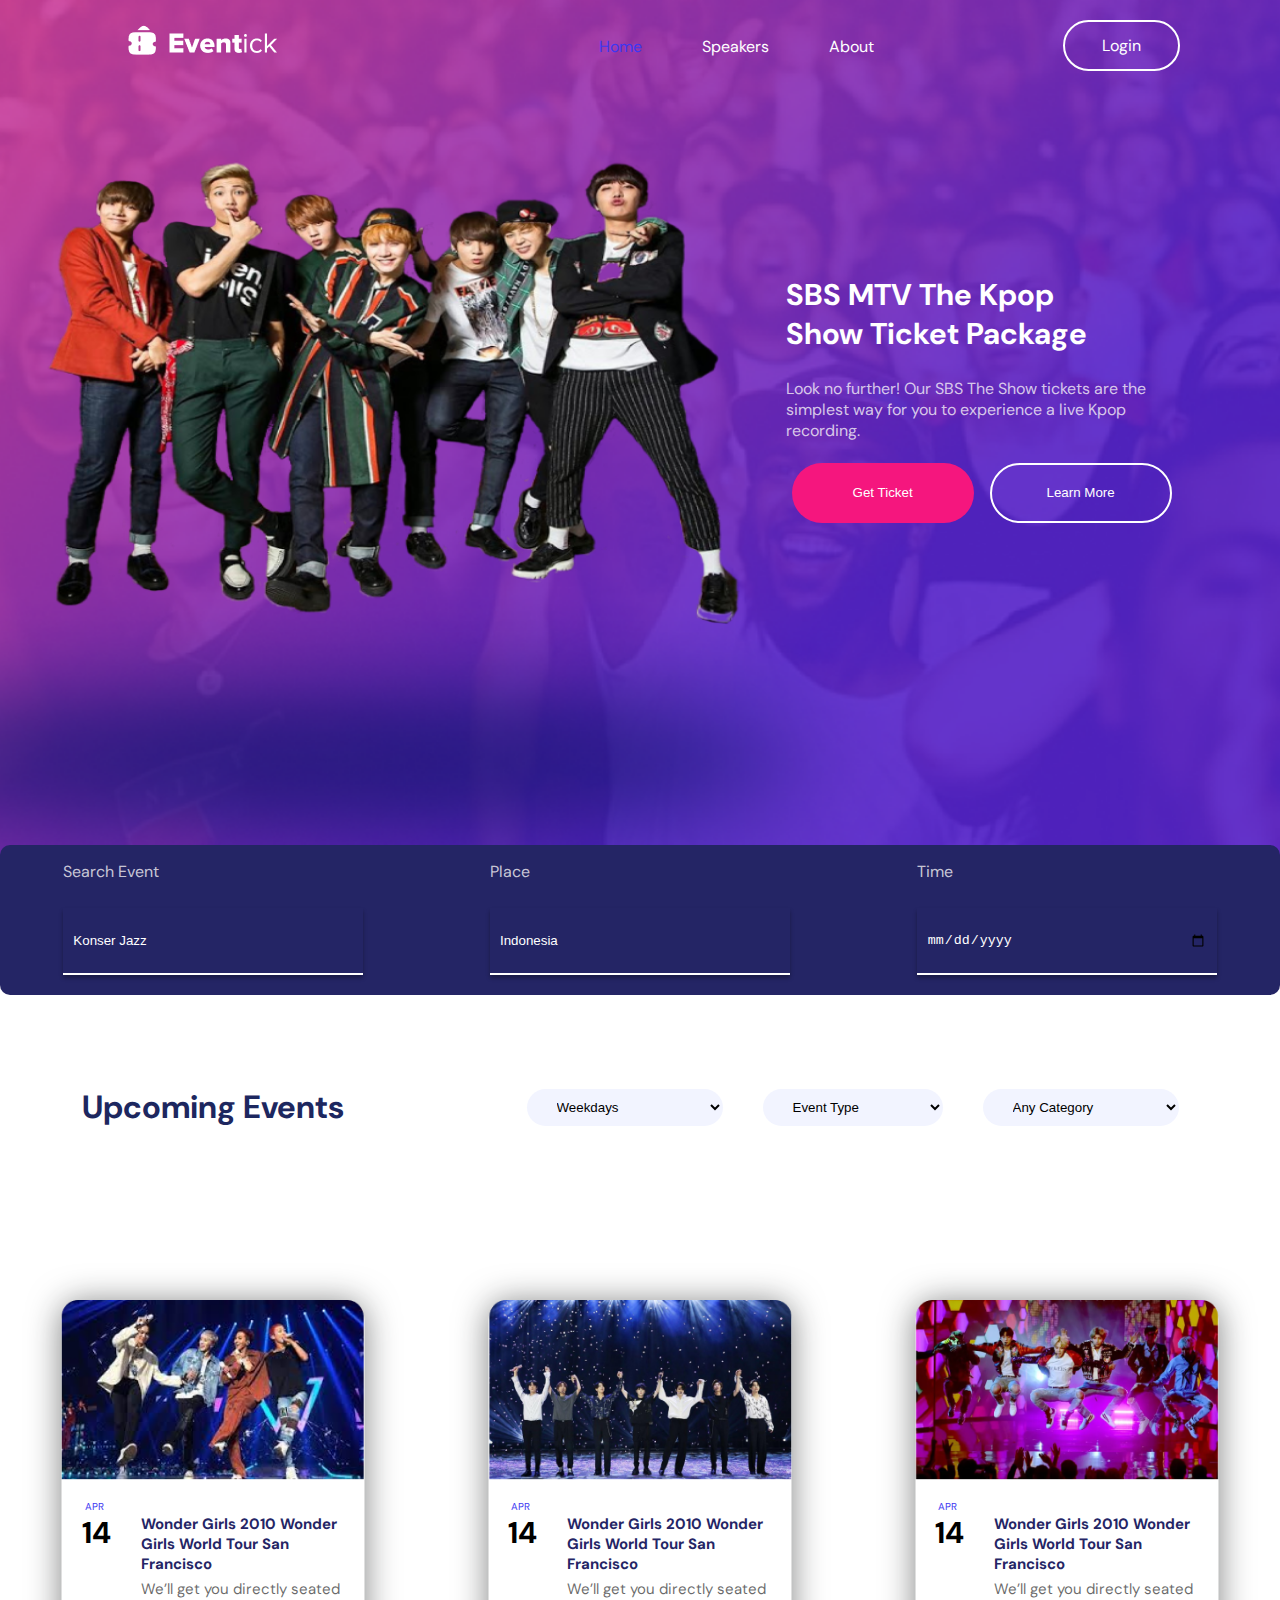
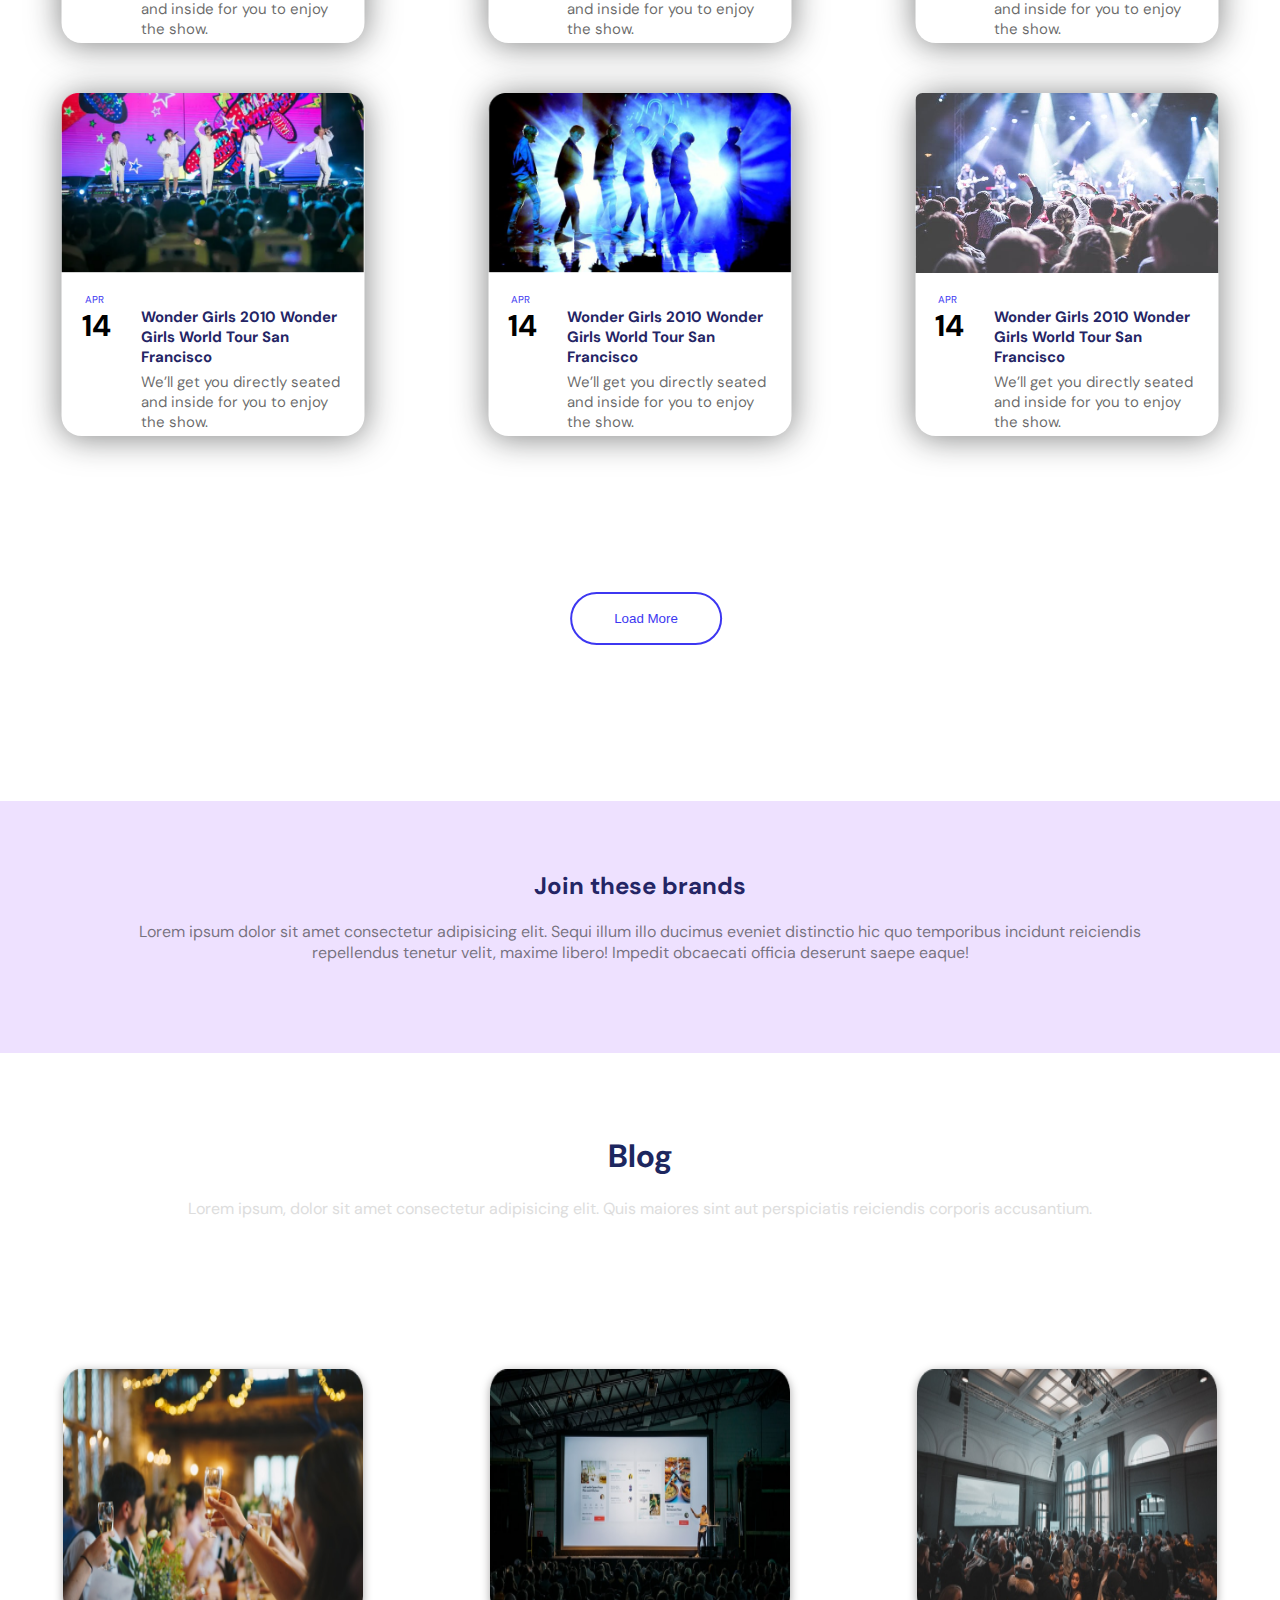
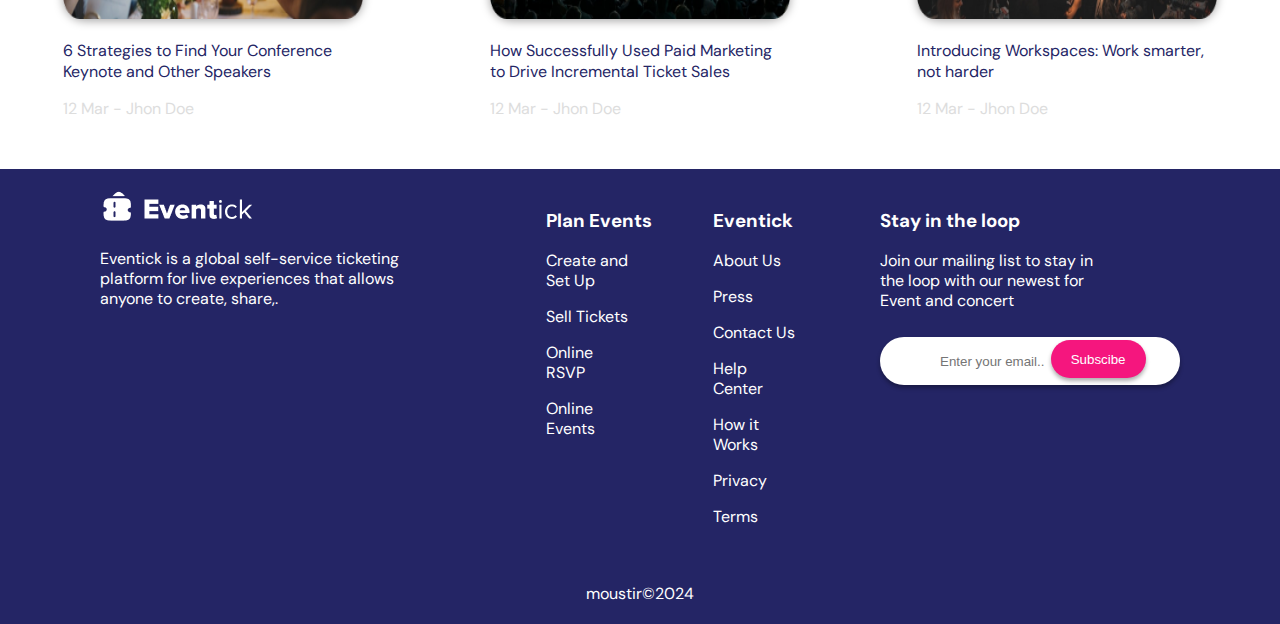
<file: index.html>
<!DOCTYPE html>
<html lang="en">

<head>
    <meta charset="UTF-8">
    <meta name="viewport" content="width=device-width, initial-scale=1.0">
    <link rel="stylesheet" href="./style/style.css">
    <link rel="stylesheet" href="./style/media.css">
    <!-- link fonts -->
    <link rel="stylesheet" href="https://cdnjs.cloudflare.com/ajax/libs/font-awesome/6.6.0/css/all.min.css">
  

    <title>Home</title>
</head>

<body style="font-family: moustir;" >
    <header id="continer">
        <nav>
            <div class="continer-head">
                <a href="index.html" class="logo">
                    <img src="img/logo.png" alt="">
                </a>
                <div class="contine-ul">
                    <ul>
                        <li ><a href="index.html" class="active">Home</a></li>
                        <li><a href="Speakers.html">Speakers</a></li>
                        <li><a href="About.html">About</a></li>
                        <i class="fa-brands fa-x-twitter icon-close" onclick="CloseMun()"></i>
                    </ul>
                </div>
                <div class="login">
                    <a href="login.html">Login</a>
                </div>
            </div>
        <i class="fa-solid fa-bars icon-open" onclick="OpenMun()"></i>

        </nav>

        <div class="contine-home">
            <div class="imag-pra">
                <img src="./img/pngguru 2.png" alt="">
            </div>
            <div class="text-btn">
                <h2>SBS MTV The Kpop<br> Show Ticket Package</h2>
                <p>Look no further! Our SBS The Show tickets are the simplest way for you to experience a live Kpop
                    recording.</p>
                <div class="btn">
                    <button>Get Ticket</button>
                    <button>Learn More</button>
                </div>
            </div>
        </div>

    </header>
    <section>
        <div class="smoall-card">
            <div>
                <p>Search Event</p>
                <input type="search" name="" id="" placeholder="Konser Jazz">

            </div>
            <div>
                <p>Place</p>
                <input type="text" placeholder="Indonesia">

            </div>
            <div>
                <p>Time</p>
                <input type="date" placeholder="Any date">

            </div>
        </div>
    </section>

    <section>

        <div class="cards">
            <div class="title-cards">
                <h1>Upcoming Events</h1>
            </div>
            <div class="Category">
                <select id="slect">
                    <option>Weekdays</option>
                    <option>Deployed Mouse</option>
                    <option>Deployed Keyboards</option>
                    <option>Deployed Monitors</option>
                    <option>Deployed Laptops</option>
                </select>
                <select id="slect">
                    <option>Event Type </option>
                    <option>Deployed Mouse</option>
                    <option>Deployed Laptops</option>
                </select>
                <select id="slect">
                    <option>Any Category</option>
                    <option>Deployed Mouse</option>
                    <option>Deployed Keyboards</option>
                    <option>Deployed Monitors</option>

                </select>
            </div>

        </div>
        <section>
                   <div class="cards-img">
            <div class="continer-items">

                <img src="./img/Rectangle 12 (1).png" alt="">

                <div class="item1">

                    <div class="apr">
                        <p> APR</p>
                        <h1>14</h1>
                    </div>
                    <div class="item1-text">
                        <h4>Wonder Girls 2010 Wonder Girls World Tour San Francisco</h5>
                            <p>We’ll get you directly seated and inside for you to enjoy the show.</p>

                    </div>
                </div>
            </div>




            <div class="continer-items">

                <img src="./img/Rectangle 12 (2).png" alt="">

                <div class="item1">

                    <div class="apr">
                        <p> APR</p>
                        <h1>14</h1>
                    </div>
                    <div class="item1-text">
                        <h4>Wonder Girls 2010 Wonder Girls World Tour San Francisco</h5>
                            <p>We’ll get you directly seated and inside for you to enjoy the show.</p>
                    </div>
                </div>
            </div>



            <div class="continer-items">

                <img src="./img/Rectangle 12 (3).png" alt="">

                <div class="item1">

                    <div class="apr">
                        <p> APR</p>
                        <h1>14</h1>
                    </div>
                    <div class="item1-text">
                        <h4>Wonder Girls 2010 Wonder Girls World Tour San Francisco</h5>
                            <p>We’ll get you directly seated and inside for you to enjoy the show.</p>
                    </div>
                </div>
            </div>

            <div class="continer-items">

                <img src="./img/Rectangle 12 (4).png" alt="">

                <div class="item1">

                    <div class="apr">
                        <p> APR</p>
                        <h1>14</h1>
                    </div>
                    <div class="item1-text">
                        <h4>Wonder Girls 2010 Wonder Girls World Tour San Francisco</h5>
                            <p>We’ll get you directly seated and inside for you to enjoy the show.</p>
                    </div>
                </div>
            </div>

            <div class="continer-items">

                <img src="./img/Rectangle 12.png" alt="">

                <div class="item1">

                    <div class="apr">
                        <p> APR</p>
                        <h1>14</h1>
                    </div>
                    <div class="item1-text">
                        <h4>Wonder Girls 2010 Wonder Girls World Tour San Francisco</h5>
                            <p>We’ll get you directly seated and inside for you to enjoy the show.</p>
                    </div>
                </div>
            </div>

            <div class="continer-items">

                <img src="./img/pexels.jpeg" alt="" width="300px">

                <div class="item1">

                    <div class="apr">
                        <p> APR</p>
                        <h1>14</h1>
                    </div>
                    <div class="item1-text">
                        <h4>Wonder Girls 2010 Wonder Girls World Tour San Francisco</h5>
                            <p>We’ll get you directly seated and inside for you to enjoy the show.</p>
                    </div>
                </div>
            </div>


        </div>


        </div>
        <button class="load-more"> Load More</button>
        <div>

    </section>

    <div class="brands">
        <h2>Join these brands</h2>
        <p>Lorem ipsum dolor sit amet consectetur adipisicing elit. Sequi illum illo ducimus eveniet distinctio hic quo
            temporibus incidunt reiciendis repellendus tenetur velit, maxime libero! Impedit obcaecati officia deserunt
            saepe eaque!</p>
    </div>
    <section>
        <div class="logo-you">

            <img src="./img/image 16.png" alt="">
            <img src="./img/image 5.png" alt="">
            <img src="./img/image 4.png" alt="" class="youtube">
            <img src="./img/image 14.png" alt="" class="youtube">
            <img src="./img/image 15.png" alt="" >

        </div>
    </section>
    <section>
        <div class="blog">
            <h1>Blog</h1>
            <p>Lorem ipsum, dolor sit amet consectetur adipisicing elit. Quis maiores sint aut perspiciatis reiciendis
                corporis accusantium.</p>
        </div>
        <div class="continer-bolg">
            <div class="blog-card">
                <img src="./img/Rectangle 14 (1).png" alt="">
                <div>
                    <p>6 Strategies to Find Your Conference Keynote and Other Speakers</p>
                <p>12 Mar - Jhon Doe</p>
                </div>
            </div>
            <div class="blog-card">
                <img src="./img/Rectangle 14 (2).png" alt="">
                <div>
                    <p>How Successfully Used Paid Marketing to Drive Incremental Ticket Sales</p>
                <p>12 Mar - Jhon Doe</p>
                </div>
            </div>
            <div class="blog-card">
                <img src="./img/Rectangle 14.png" alt="">
                <div>
                    <p>Introducing Workspaces: Work smarter, not harder</p>
                <p>12 Mar - Jhon Doe</p>
                </div>
            </div>
        </div>

    </section>
    <footer>
        <div class="continer-footer">
            <div>
                <img src="./img/logo.png" alt="">
                <p>Eventick is a global self-service ticketing platform for live experiences that allows anyone to
                    create, share,.</p>

            </div>
            <div class="plan">
                <h3>Plan Events</h3>
                <p>Create and Set Up</p>
                <p>Sell Tickets</p>
                <p> Online RSVP </p>
                <p> Online Events</p>
            </div>
            <div class="press">
                <h3> Eventick</h3>
                <p>About Us</p>
                <p>Press</p>
                <p>Contact Us</p>
                <p> Help Center</p>
                <p>How it Works</p>
                <p>Privacy</p>
                <p>Terms</p>

            </div>
            <div class="last-form">
                <h3>Stay in the loop</h3>
                <p>Join our mailing list to stay in the loop with our newest for Event and concert</p>
                <input type="search" placeholder="Enter your email.." class="search search1">
                <input type="submit" class="submit submit1" value="Subscibe">
            </div>
        </div>
    </footer>
    <div class="copy">

        moustir&copy;2024
    </div>
</body>
<!-- <script>

    let icone_open=document.querySelector(".icon-open");
let icone_close=document.querySelector(".icon-close");
let ul=document.querySelector("ul");


function CloseMun(){
    ul.style.display="none";
}
function OpenMun(){
    ul.style.display="block"

}

</script> -->
</html>
</file>
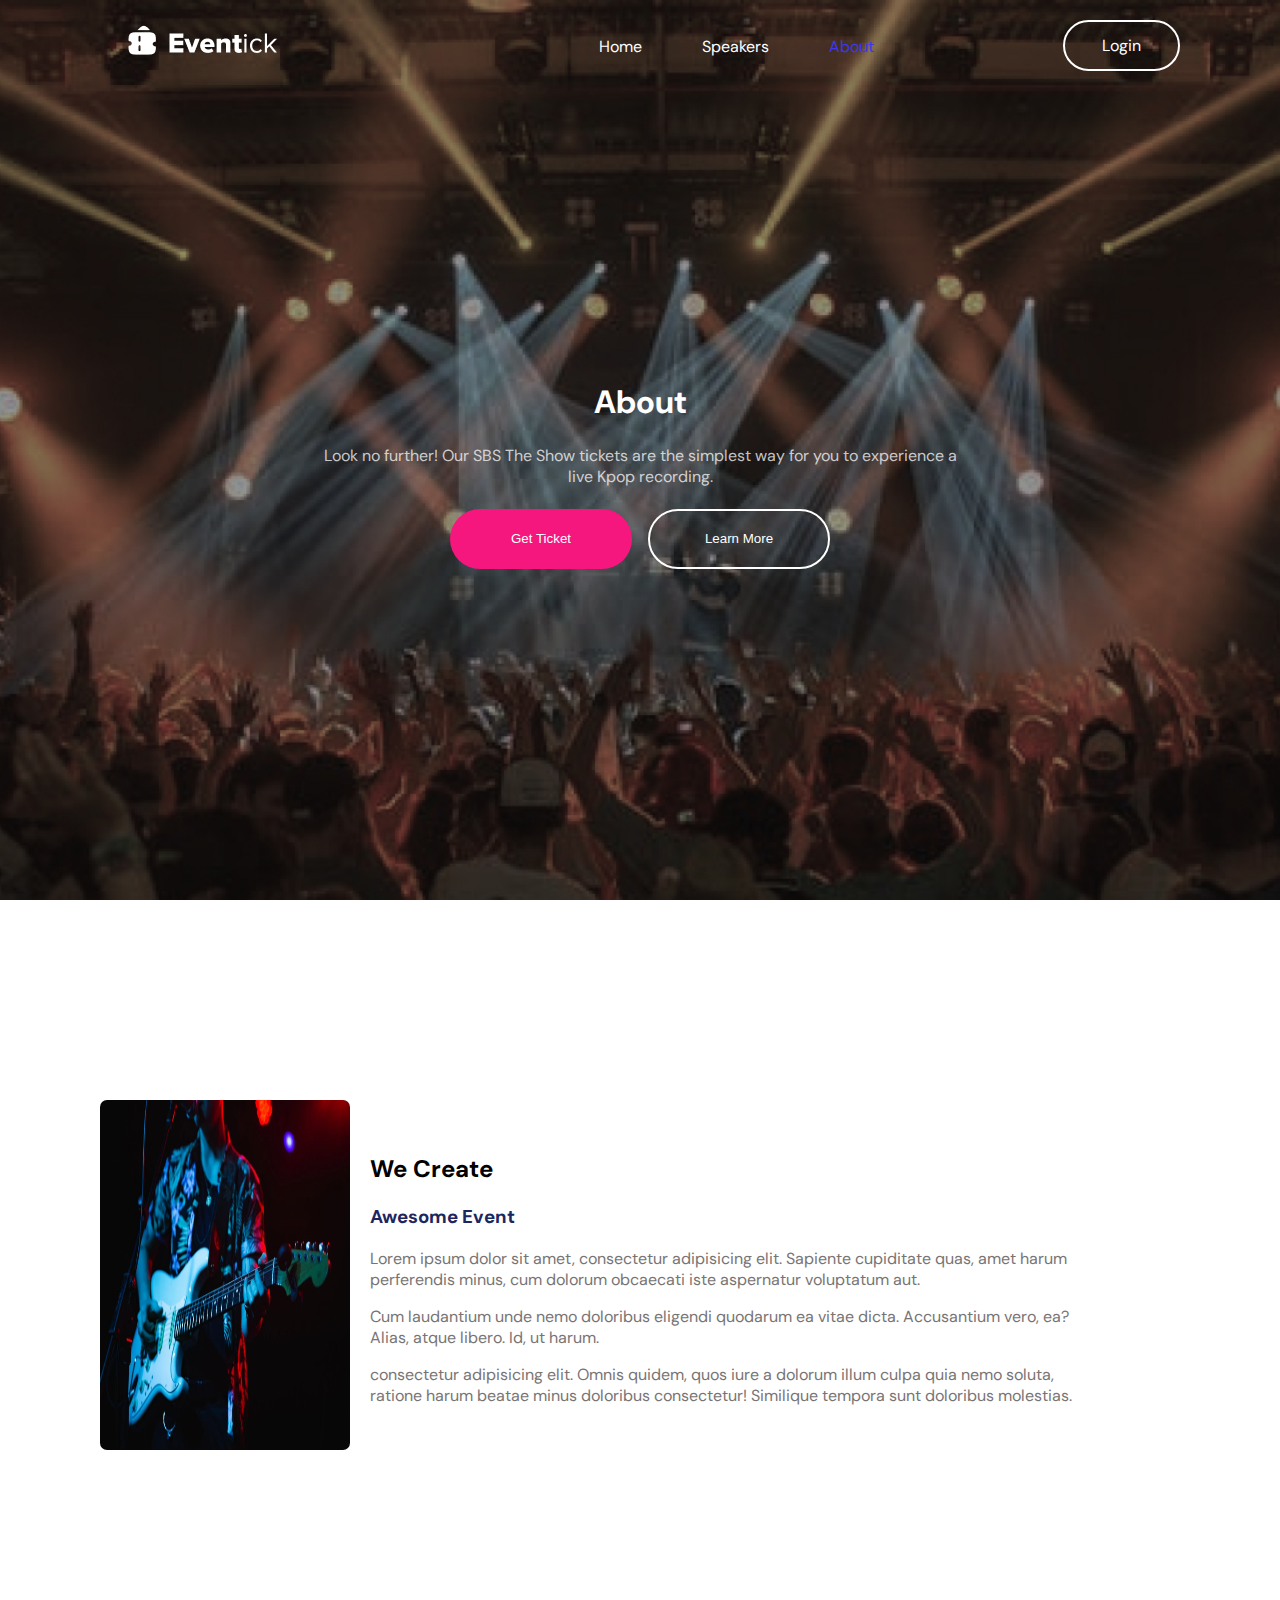
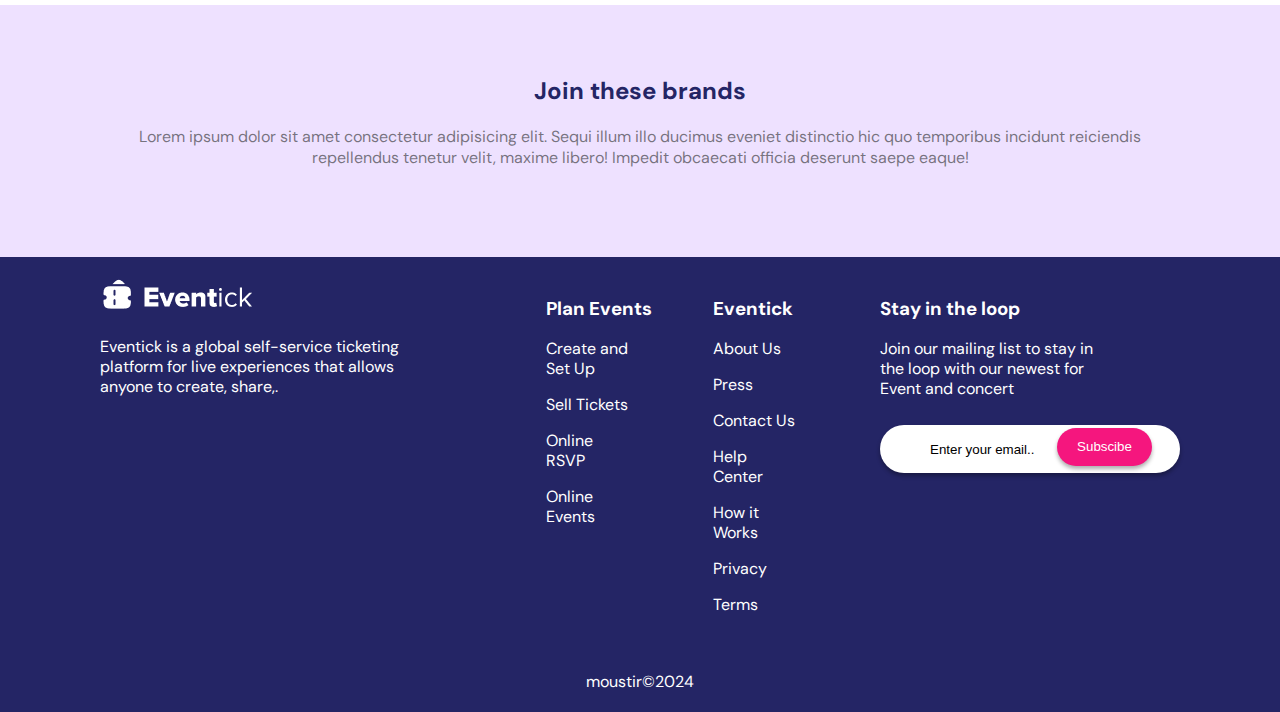
<file: About.html>
<!DOCTYPE html>
<html lang="en">

<head>
    <meta charset="UTF-8">
    <meta name="viewport" content="width=device-width, initial-scale=1.0">
    <link rel="stylesheet" href="./style/style.css">
    <link rel="stylesheet" href="./style/media.css">
    <link rel="stylesheet" href="https://cdnjs.cloudflare.com/ajax/libs/font-awesome/6.6.0/css/all.min.css">
    <title>Home</title>
</head>

<body>
    <header id="continer3">
        <nav>
            <div class="continer-head">
                <div class="logo">
                    <img src="img/logo.png" alt="">
                </div>
                <div class="contine-ul">
                    <ul>
                        <li><a href="index.html">Home</a></li>
                        <li><a href="Speakers.html">Speakers</a></li>
                        <li><a href="About.html" class="active">About</a></li>
                        <i class="fa-brands fa-x-twitter icon-close" onclick="CloseMun()"></i>
        

                    </ul>
                </div>
                <div class="login">
                    <a href="login.html">Login</a>
                </div>
            </div>
            <i class="fa-solid fa-bars icon-open" onclick="OpenMun()"></i>

            <div class="contine-home">
                <div class="text-btn1">
                    <h1>About</h1>
                    <p>Look no further! Our SBS The Show tickets are the simplest way for you to experience a live Kpop
                        recording.</p>
                    <div class="btn btn-head">
                        <button>Get Ticket</button>
                        <button>Learn More</button>
                    </div>
                </div>
            </div>
        </nav>

    </header>




    <section>
        <div class="about">
            <div>
                <img src="img/pexels-photo.webp" alt="">
            </div>
            <div>

                <h2>We Create</h2>
                <h3>Awesome Event</h3>
                <p>Lorem ipsum dolor sit amet, consectetur adipisicing elit. Sapiente cupiditate quas, amet harum
                    perferendis minus, cum dolorum obcaecati iste aspernatur voluptatum aut.</p>

                    <p>Cum laudantium unde nemo doloribus eligendi quodarum ea vitae dicta. Accusantium vero, ea? Alias,
                    atque libero. Id, ut harum. </p>

                  <p>consectetur adipisicing elit. Omnis quidem, quos iure a dolorum illum culpa quia nemo soluta,
                    ratione harum beatae minus doloribus consectetur! Similique tempora sunt doloribus molestias.</p>
            </div>
        </div>
    </section>















    <div class="brands">
        <h2>Join these brands</h2>
        <p>Lorem ipsum dolor sit amet consectetur adipisicing elit. Sequi illum illo ducimus eveniet distinctio hic quo
            temporibus incidunt reiciendis repellendus tenetur velit, maxime libero! Impedit obcaecati officia deserunt
            saepe eaque!</p>
    </div>
    <footer>
        <div class="continer-footer">
            <div>
                <img src="./img/logo.png" alt="">
                <p>Eventick is a global self-service ticketing platform for live experiences that allows anyone to
                    create, share,.</p>

            </div>
            <div class="plan">
                <h3>Plan Events</h3>
                <p>Create and Set Up</p>
                <p>Sell Tickets</p>
                <p> Online RSVP </p>
                <p> Online Events</p>
            </div>
            <div class="press">
                <h3> Eventick</h3>
                <p>About Us</p>
                <p>Press</p>
                <p>Contact Us</p>
                <p> Help Center</p>
                <p>How it Works</p>
                <p>Privacy</p>
                <p>Terms</p>

            </div>
            <div>
                <h3>Stay in the loop</h3>
                <p>Join our mailing list to stay in the loop with our newest for Event and concert</p>
                <input type="search" value="Enter your email.." class="search">
                <input type="submit" class="submit" value="Subscibe">
            </div>
        </div>
    </footer>
    <div class="copy">
        
        moustir&copy;2024
    </div>
</body>
<script>
//     let icone_open=document.querySelector(".icon-open");
// let icone_close=document.querySelector(".icon-close");
// let ul=document.querySelector("ul");


// function CloseMun(){
//     ul.style.display="none";
// }
// function OpenMun(){
//     ul.style.display="block"

// }

</script>
</html>
</file>
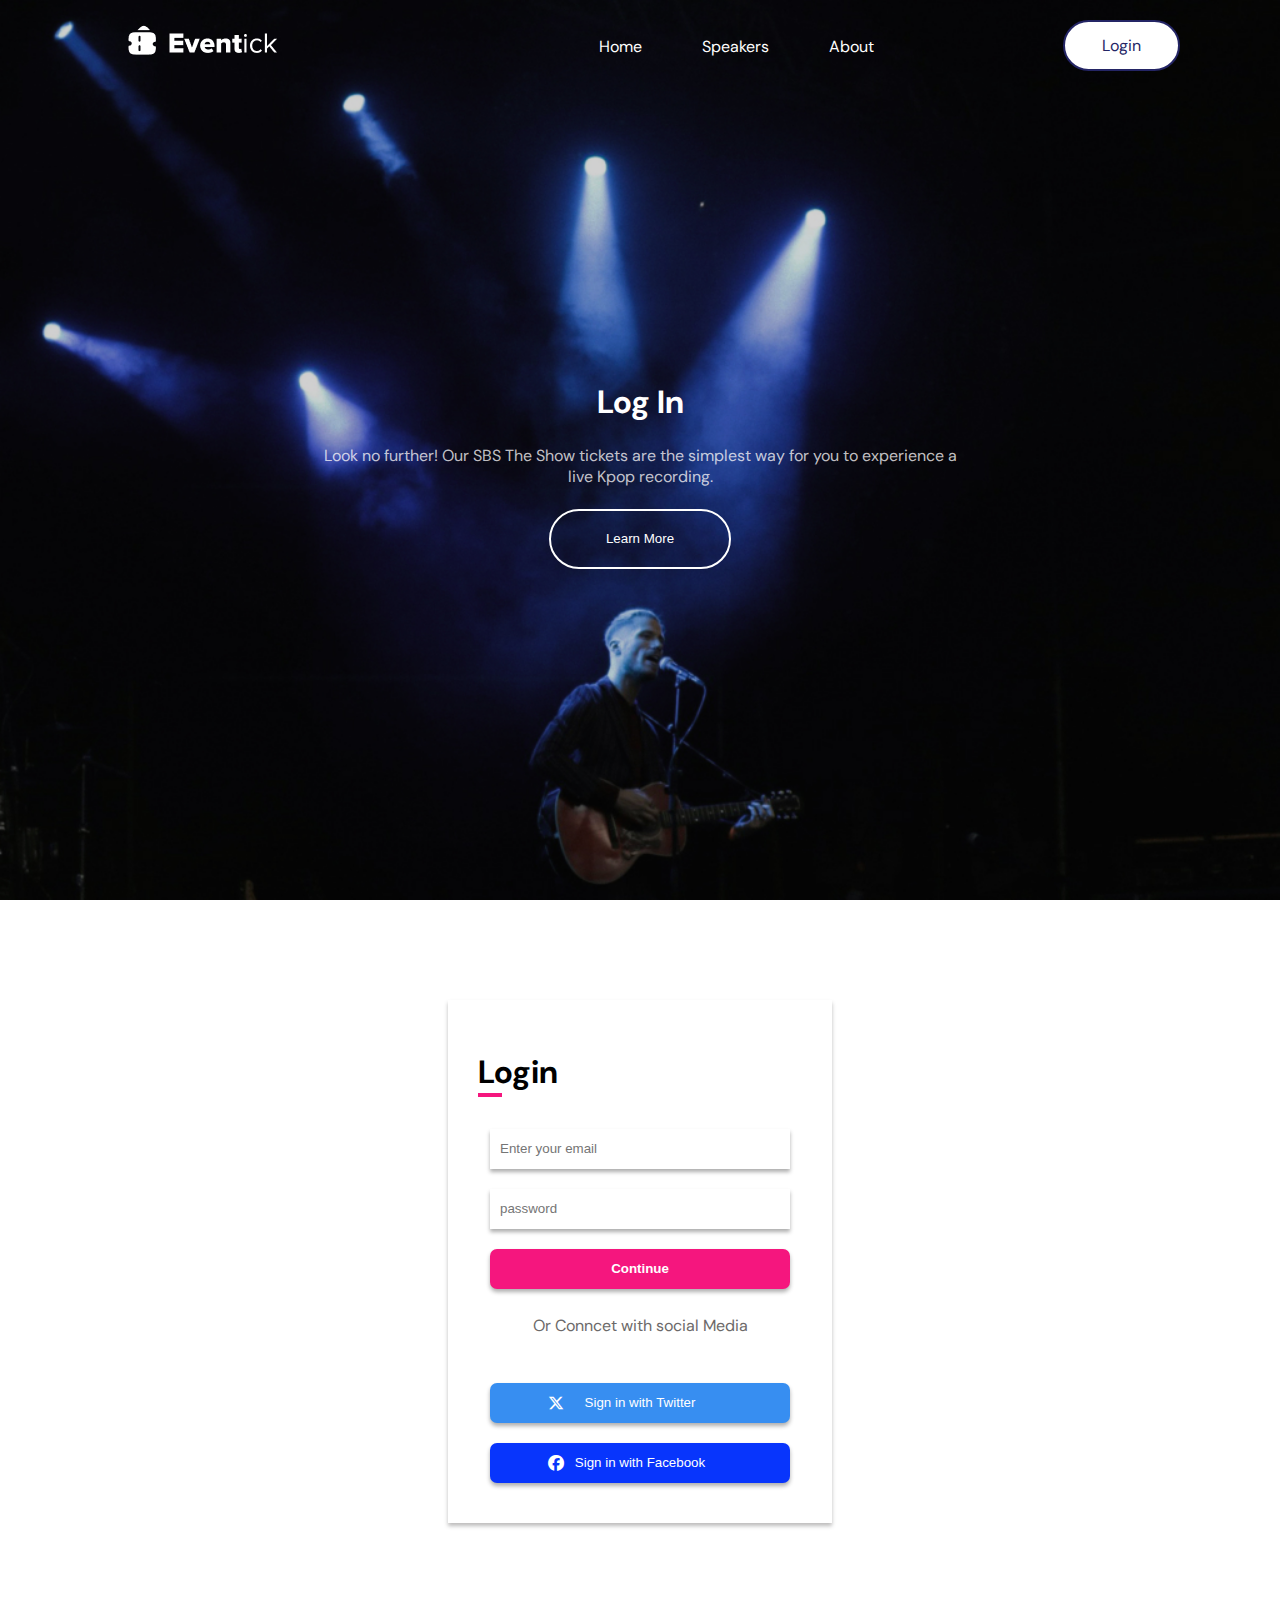
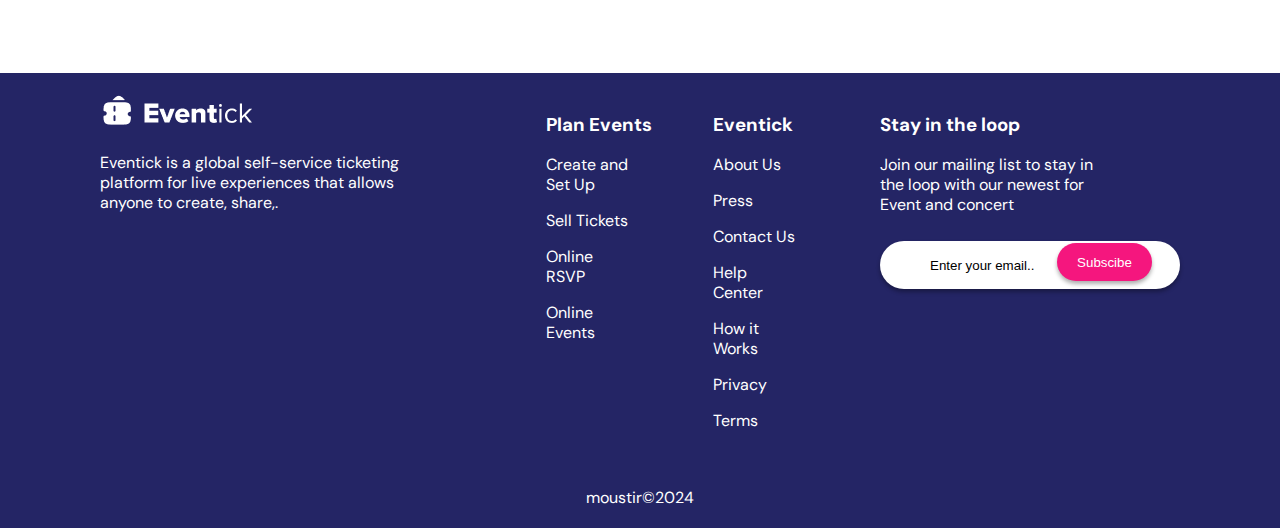
<file: login.html>
<!DOCTYPE html>
<html lang="en">

<head>
    <meta charset="UTF-8">
    <meta name="viewport" content="width=device-width, initial-scale=1.0">
    <link rel="stylesheet" href="./style/style.css">
    <link rel="stylesheet" href="./style/media.css">
    <link rel="stylesheet" href="https://cdnjs.cloudflare.com/ajax/libs/font-awesome/6.6.0/css/all.min.css">

    <title>Home</title>
</head>

<body>
    <header id="continer4">
        <nav>
            <div class="continer-head">
                <div class="logo">
                    <img src="img/logo.png" alt="">
                </div>
                <div class="contine-ul">
                    <ul>
                        <li><a href="index.html">Home</a></li>
                        <li><a href="Speakers.html">Speakers</a></li>
                        <li><a href="About.html">About</a></li>
                        <i class="fa-brands fa-x-twitter icon-close" onclick="CloseMun()"></i>


                    </ul>
                </div>
                <div class="login">
                    <a href="login.html" class="active">Login</a>
                </div>
            </div>
            <i class="fa-solid fa-bars icon-open" onclick="OpenMun()"></i>
            <div class="contine-home login-head">
                <div class="text-btn1">
                    <h1>Log In</h1>
                    <p>Look no further! Our SBS The Show tickets are the simplest way for you to experience a live Kpop
                        recording.</p>
                    <div class="btn btn-head">

                        <button class="one-cl">Learn More</button>
                    </div>
                </div>
            </div>
        </nav>

    </header>





    <section>
        <div class="continer-login">
            <div class="login1">
                <h1>Login</h1>
                <form >
                    <input type="email" name="email" id="email" placeholder="Enter your email">
                    <br>
                    <input type="password" name="password" id="password" placeholder="password ">
                    <br>
                    <input type="submit" value="Continue" id="continue">
                <p>Or Conncet with social Media </p>
                <br>
                <i class="fa-brands fa-x-twitter twitter"></i>
                <input type="submit" value="Sign in with Twitter" id="twitter">
                <br>
                <i class="fa-brands fa-facebook facebook"></i>
                <input type="submit" value="Sign in with Facebook" id="facebook">

                </form>
                  
            </div>
        </div>

    </section>




    <footer>
        <div class="continer-footer">
            <div>
                <img src="./img/logo.png" alt="">
                <p>Eventick is a global self-service ticketing platform for live experiences that allows anyone to
                    create, share,.</p>

            </div>
            <div class="plan">
                <h3>Plan Events</h3>
                <p>Create and Set Up</p>
                <p>Sell Tickets</p>
                <p> Online RSVP </p>
                <p> Online Events</p>
            </div>
            <div class="press">
                <h3> Eventick</h3>
                <p>About Us</p>
                <p>Press</p>
                <p>Contact Us</p>
                <p> Help Center</p>
                <p>How it Works</p>
                <p>Privacy</p>
                <p>Terms</p>

            </div>
            <div>
                <h3>Stay in the loop</h3>
                <p>Join our mailing list to stay in the loop with our newest for Event and concert</p>
                <input type="search" value="Enter your email.." class="search">
                <input type="submit" class="submit" value="Subscibe">
            </div>
        </div>
    </footer>
    <div class="copy">

        moustir&copy;2024
    </div>
</body>
<script>
//     let icone_open=document.querySelector(".icon-open");
// let icone_close=document.querySelector(".icon-close");
// let ul=document.querySelector("ul");


// function CloseMun(){
//     ul.style.display="none";
//     body.style.filter="blur(0)"
// }
// function OpenMun(){
//     ul.style.display="block";
//     body.style.filter="blur(3px)"


// }


</script>
</html>
</file>
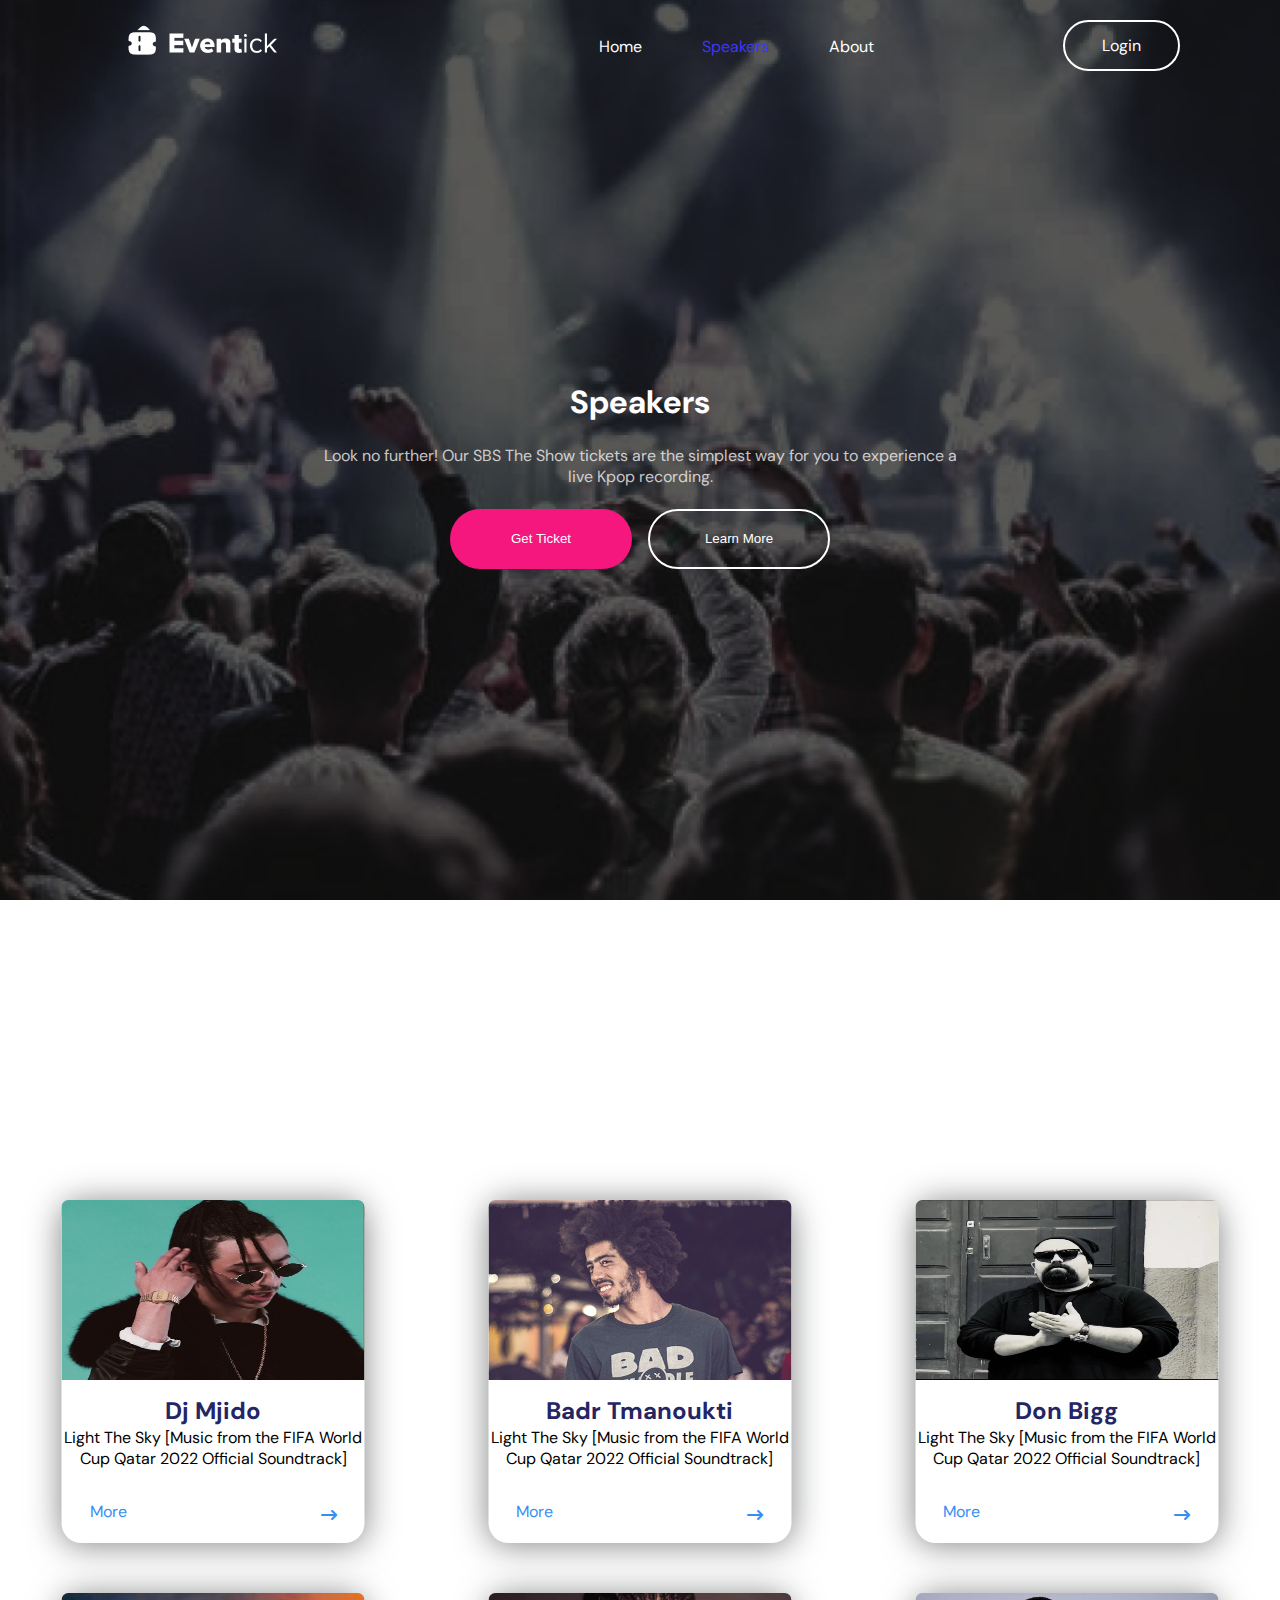
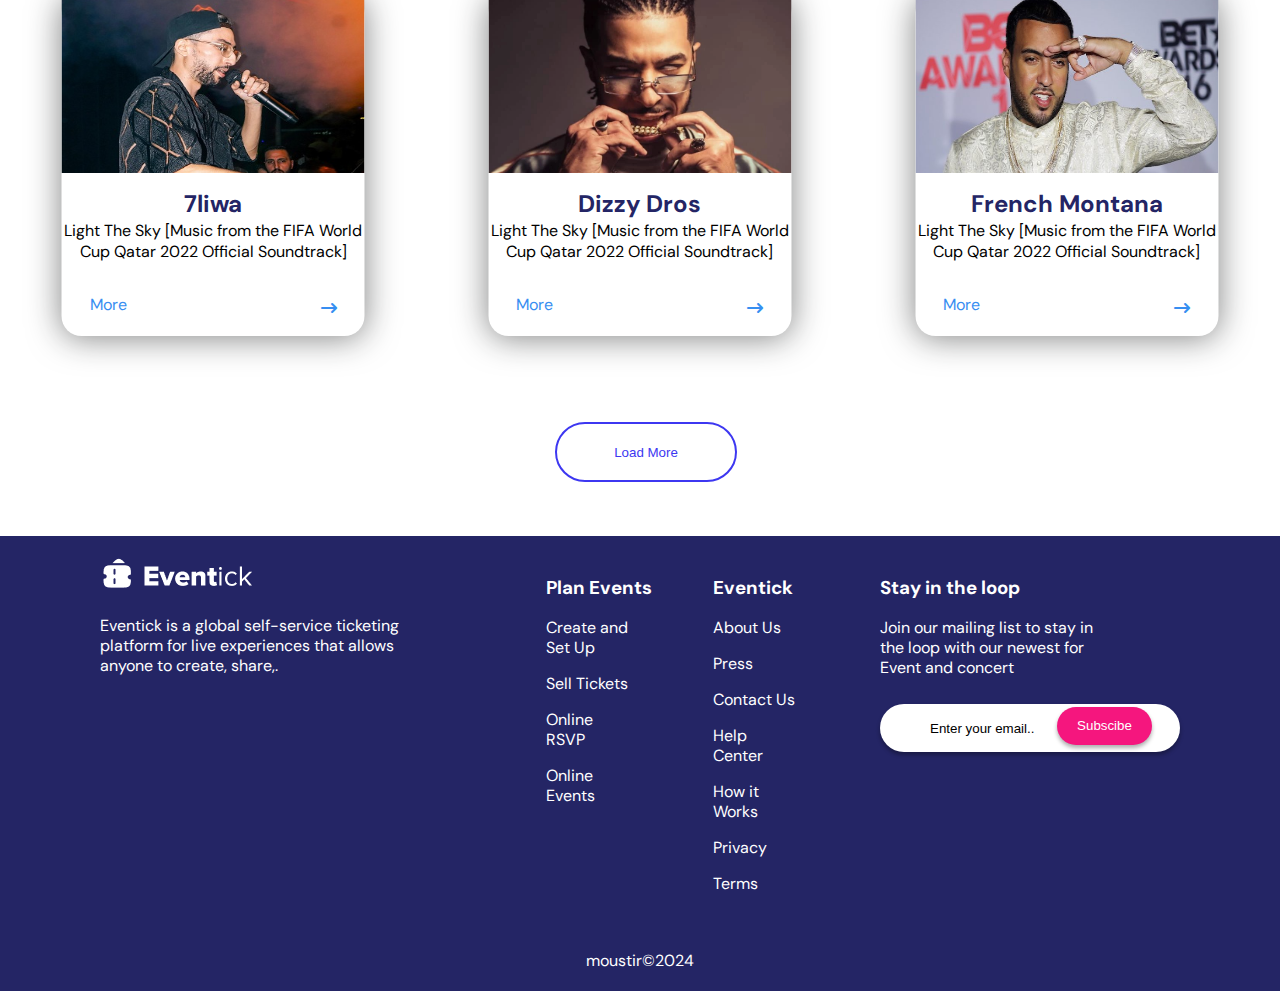
<file: Speakers.html>
<!DOCTYPE html>
<html lang="en">

<head>
    <meta charset="UTF-8">
    <meta name="viewport" content="width=device-width, initial-scale=1.0">
    <link rel="stylesheet" href="./style/style.css">
    <link rel="stylesheet" href="./style/media.css">

    <link rel="stylesheet" href="https://cdnjs.cloudflare.com/ajax/libs/font-awesome/6.6.0/css/all.min.css">

    <title>Home</title>
</head>

<body>
    <header id="continer2">
        <nav>
            <div class="continer-head">
                <div class="logo">
                    <img src="img/logo.png" alt="">
                </div>
                <div class="contine-ul">
                    <ul>
                        <li><a href="index.html">Home</a></li>
                        <li><a href="Speakers.html" class="active">Speakers</a></li>
                        <li><a href="About.html" >About</a></li>
                        <i class="fa-brands fa-x-twitter icon-close" onclick="CloseMun()"></i>

                    </ul>
                </div>
                <div class="login">
                    <a href="login.html">Login</a>
                </div>
        <i class="fa-solid fa-bars icon-open" onclick="OpenMun()"></i>

            </div>
            <div class="contine-home">
                <div class="text-btn1">
                    <h1>Speakers</h1>
                    <p>Look no further! Our SBS The Show tickets are the simplest way for you to experience a live Kpop
                        recording.</p>
                    <div class="btn btn-head">
                        <button>Get Ticket</button>
                        <button>Learn More</button>
                    </div>
                </div>
            </div>
        </nav>

    </header>


    <section>
        <div class="cards-img  nwe-cards">
           <div class="continer-items">
            <div>
                <img src="./img/artwor.jpg" alt="">

                <div class="item2">
                    <h2>Dj Mjido</h2>
                    <p>Light The Sky [Music from the FIFA World Cup Qatar 2022 Official Soundtrack]</p>
                    <div class="more-icon">
                        <p>More</p>
                        <i class="fa-solid fa-arrow-right-long"></i>
                    </div>
                </div>
            </div>
        </div>

        <div class="continer-items">
            <div>
                <img src="./img/badr-rap.jpg" alt="">

                <div class="item2">
                    <h2>Badr Tmanoukti</h2>
                    <p>Light The Sky [Music from the FIFA World Cup Qatar 2022 Official Soundtrack]</p>
                    <div class="more-icon">
                        <p>More</p>
                        <i class="fa-solid fa-arrow-right-long"></i>
                    </div>
                </div>
            </div>
        </div>

        <div class="continer-items">
            <div>
                <img src="./img/Don-Bigg.webp" alt="">

                <div class="item2">
                    <h2>Don Bigg</h2>
                    <p>Light The Sky [Music from the FIFA World Cup Qatar 2022 Official Soundtrack]</p>
                    <div class="more-icon">
                        <p>More</p>
                        <i class="fa-solid fa-arrow-right-long"></i>
                    </div>
                </div>
            </div>
        </div>

        <div class="continer-items">
            <div>
                <img src="./img/hliwa.jpg" alt="">

                <div class="item2">
                    <h2>7liwa</h2>
                    <p>Light The Sky [Music from the FIFA World Cup Qatar 2022 Official Soundtrack]</p>
                    <div class="more-icon">
                        <p>More</p>
                        <i class="fa-solid fa-arrow-right-long"></i>
                    </div>
                </div>
            </div>
        </div>

        <div class="continer-items">
            <div>
                <img src="./img/rapor.webp" alt="">

                <div class="item2">
                    <h2>Dizzy Dros</h2>
                    <p>Light The Sky [Music from the FIFA World Cup Qatar 2022 Official Soundtrack]</p>
                    <div class="more-icon">
                        <p>More</p>
                        <i class="fa-solid fa-arrow-right-long"></i>
                    </div>
                </div>
            </div>
        </div>

        <div class="continer-items">
            <div>
                <img src="./img/Frenchjpg.jpg" alt="">

                <div class="item2">
                    <h2>French Montana</h2>
                    <p>Light The Sky [Music from the FIFA World Cup Qatar 2022 Official Soundtrack]</p>
                    <div class="more-icon">
                        <p>More</p>
                        <i class="fa-solid fa-arrow-right-long"></i>
                    </div>
                </div>
            </div>

        </div>



        <div>
        <button class="load-more2"> Load More</button>

    </section>


    <footer>
        <div class="continer-footer">
            <div>
                <img src="./img/logo.png" alt="">
                <p>Eventick is a global self-service ticketing platform for live experiences that allows anyone to
                    create, share,.</p>

            </div>
            <div class="plan">
                <h3>Plan Events</h3>
                <p>Create and Set Up</p>
                <p>Sell Tickets</p>
                <p> Online RSVP </p>
                <p> Online Events</p>
            </div>
            <div class="press">
                <h3> Eventick</h3>
                <p>About Us</p>
                <p>Press</p>
                <p>Contact Us</p>
                <p> Help Center</p>
                <p>How it Works</p>
                <p>Privacy</p>
                <p>Terms</p>

            </div>
            <div>
                <h3>Stay in the loop</h3>
                <p>Join our mailing list to stay in the loop with our newest for Event and concert</p>
                <input type="search" value="Enter your email.." class="search">
                <input type="submit" class="submit" value="Subscibe">
            </div>
        </div>
    </footer>
    <div class="copy">
        
        moustir&copy;2024
    </div>
</body>
<script>

//     let icone_open=document.querySelector(".icon-open");
// let icone_close=document.querySelector(".icon-close");
// let ul=document.querySelector("ul");


// function CloseMun(){
//     ul.style.display="none";
// }
// function OpenMun(){
//     ul.style.display="block"

// }



</script>
</html>
</file>
<file: style/style.css>
@import url('https://fonts.googleapis.com/css2?family=Prompt:ital,wght@0,100;0,200;0,300;0,400;0,500;0,600;0,700;0,800;0,900;1,100;1,200;1,300;1,400;1,500;1,600;1,700;1,800;1,900&display=swap');

@font-face {
    font-family: moustir;
    src: url("../img/dmsans.ttf");
}

body {
    margin: 0;
    padding: 0;
    color: white;
    height: 10px;
    font-family: moustir;
    
}
* {
    box-sizing: border-box;
}

:root {
    --color-p: #fbf9f9c6;
    --color-btn: #F5167E;
    --color-scan: #242565;
    --color-scan2: #1D275F;
    --color-scan3: #3D37F1;
    --color-scan4: #EEE1FF;
}

#continer {

    margin: 0 auto;
    height: 100vh;
    background: url(../img/image.png);
    width: 100%;
    background-repeat: no-repeat;
    background-size: cover;
    background-position: center;
    top: 20px;

}

.continer-head {
    display: flex;
    justify-content: space-around;
    width: 100%;
    max-width: 1637px;
   top: 0;
 

}

.logo {
    margin: 23px 0;

}

.icon-open {
 
    display: none;
  cursor: pointer;
}

.contine-ul ul {
    display: flex;
    color: white;

}

.contine-ul ul a {
    color: white;
    text-decoration: none;
    padding: 10px 5px;
}

.contine-ul ul li a:hover {

    background: white;
    color: var(--color-btn);
   

}

ul li a.active {
    color: var(--color-scan3);
}

.login a.active {
    color: var(--color-scan);
    background: white;
}
.contine-ul ul li {
    list-style: none;
    margin: 20px 25px;
}

.login a{
    text-decoration: none;
    color: white;
    margin: 20px 0;
    padding: 13px 37px;
    border-radius: 50px;
    border: 2px solid;
    position: absolute;
    right: 100px;
}

.login a:hover {
    color: white;
    border: 0;
    background: var(--color-btn);
}

.imag-pra img {
    width: 776px;
    height: 488px;
}


.contine-home{
    display: flex;
    justify-content: space-evenly;
    align-items: center;
     margin-top: 50px; 
    margin-right: 100px; 
    width: 93%;
}

.contine-home h2 {
    font-size: 30px;
}

.contine-home p {
    color: var(--color-p);
}

.text-btn {
    width: 400px;

}

.btn button {
    width: 182px;
    height: 60px;
    border-radius: 40px;
    border: 0;
    outline: 0;
    margin: 6px;
} 

.btn :first-child {
    background: var(--color-btn);
    color: white;
}

.btn :first-child:hover {
    background: none;
    border: 2px solid white;
    color: white;

}

.btn :last-child {
    background: none;
    border: 2px solid white;
    color: white;

}

.btn :last-child:hover {
    background: var(--color-scan);
    color: white;
    border: 0;
}

.smoall-card {
    display: flex;
    justify-content: space-around;
    background: var(--color-scan);
    width: 100%;
    margin: 0 auto;
    max-width: 1300px;
    border-radius: 10px;
    margin-top: -55px;
}

.smoall-card p {
    color: var(--color-p);
}

hr {
    width: 260%;
    position: relative;
    bottom: 18px;


}


.cards {
    color: #1D275F;
    display: flex;
    justify-content: space-around;
    align-items: center;
    margin-top: 70px;

}

.Category {
    display: flex;
    justify-content: space-evenly;
    text-align: center;
    align-items: center;
}

#slect {
    padding: 10px 26px;
    margin: 20px;
    background-color: #F2F4FF;
    border-radius: 50px;
    border: 0;
    outline: 0;
}

#slect:hover {
    background: #f5167e88;
}

.smoall-card input {
    width: 300px;
    height: 5em;
    background: none;
    border: 0;
    outline: 0;
    border-bottom: 2px solid white;
    margin-bottom: 20px;
    color: white;
}

.smoall-card input::placeholder {
    color: white;
}

.Category p span {
    margin-left: 23px;
    font-size: 15px;
}

.continer-items {
    width: 303px;
    height: 343px;
    box-shadow: 0 2px 33px #7c7d7df2;
    border-radius: 20px;
    color: black;
    position: relative;
    left: 50%;
    transform: translate(-50%);

}

.cards-img {
   display: grid;
   grid-template-columns: repeat(3,1fr);
   margin: 150px 0;
   width: 100%;
  gap: 50px 0;
   max-width: 1600px;
   
}

.continer-items img {
    width: 100%;
    height: 180px;
    border-radius: 7px 7px 0 0;

}

.continer-items img:hover {
    opacity: 0.5;
    transition: 1s;
}

.item1 {
    display: flex;
    justify-content: space-between;
    width: 100%;
    margin: 0 auto;
    font-size: 15px;
} 

.item1-text p {
    color: #3a3a3ac1;
    position: relative;
    top: -15px;

}

.item1-text h4 {
    color: #242565;
}

.item1-text {
    line-height: 20px;
    margin: 10px;
    padding: 0;
}

.apr {
    padding: 0 20px;
}

.apr :last-child {
    position: relative;
    top: -15px;


}

.apr :first-child {
    position: relative;
    top: 5px;
    left: 3px;
    font-size: 10px;
    color: var(--color-scan3);

} 

.load-more {
    padding:17px 42px;
    border-radius: 40px;
    border: 2px solid var(--color-scan3);
    color: var(--color-scan3);
    outline: 0;
    margin: 6px;
    text-align: center;
    position: relative;
    left: 50%;
    top: 0;
    transform: translate(-50%);
    background: none;
}
.load-more:hover{
  background-color: var(--color-btn);
  border: 0;
  color: white;
}
.brands {
    text-align: center;
    height: 252px;
    background: var(--color-scan4);
    width: 100%;
    padding: 50px;
}

.brands h2 {
    color: var(--color-scan);
}

.brands p {
    color: #27282999;
    margin: 0 50px;
}

.logo-you {
    display: grid;
   grid-template-columns: repeat(5,1fr);
    margin: 50px 0;
    align-items: center;
    width: 100%;
  

}

.continer-bolg {
   
    display: grid;
   grid-template-columns: repeat(3,1fr);
   margin: 150px 0;
   width: 100%;
  gap: 50px 0;
   max-width: 1600px;
}

.continer-bolg img {
    width: 300px;
    height: 250px;
    border-radius: 10px;
    border-radius: 10px 10px;


}

.blog-card {
 
    box-shadow: 0 2px 10px #a7a6a6;
    width: 300px;
    height: 250px;
    border-radius: 22px 22px;
    transition: 1s;
    position: relative;
    left: 50%;
    transform: translate(-50%);

}

.blog-card img:hover {
    opacity: 0.4;
}

.blog-card :last-child {
    width: 100%;
    color: #ddd;
}
.blog-card :first-child {
    color: #242565;
}


.blog {
    text-align: center;
    color: var(--color-scan2);
    margin: 50px 0;
}

.blog p {
    color: #ddd;
}

.continer-footer {
    background: var(--color-scan);
    display: flex;
    justify-content: space-between;
    margin-top: 150px;
    width: 100%;
    padding: 20px 100px;
    gap: 60px;
}

.continer-footer p {
    width: 80%;
    line-height: 20px;
}

.plan {
    width: 20%;
}

.press {
    width: 20%;

}

.search,
.search1 {
    padding: 24px 50px;
    border-radius: 50px;
    border: 0;
    outline: 0;
    position: relative;
}

.search1 {
    padding: 24px 60px;
}

.submit,
.submit1 {
    position: absolute;
    width: 95px;
    height: 38px;
    border-radius: 50px;
    color: white;
    background: var(--color-btn);
    border: 0;
    outline: 0;
    right: 10%;
    margin-top: 0.95%;

}

.submit1 {
    right: 10.5%;
    margin-top: 1%;
    
}

.submit1:hover {
    background: var(--color-scan2);
}

 /* about style */
#continer3 {
    margin: 0 auto;
    height: 100vh;
    background: url(../img/imgabout.jpg);
    background-repeat: no-repeat;
    background-size: cover;
    background-position: center;

}

.about {
    display: flex;
    justify-content: space-around;
    margin: 100px 50px;
    color: var(--color-scan2);
    align-items: center;
    gap: 20px;
    position: relative;
    left: 50%;
    transform: translate(-50%);
    top: 100px;
}

.about p {
    width: 80%;
    color: #787474;
}

.about h2 {
    color: black;
}

.about img {
    width: 250px;
    height: 350px;
    border-radius: 7px;
}

.copy {
    background: var(--color-scan);
    text-align: center;
    padding: 20px;
}

 /* style speakers */
 

#continer2 {
    margin: 0 auto;
    height: 100vh;
    background: url(../img/image-head.png);
    background-repeat: no-repeat;
    background-size: cover;
    background-position: center;



}

body {
    font-family: moustir;
}

.text-btn1 {
    text-align: center;
    width: 50%;
    position: absolute;
    left: 50%;
    transform: translate(-50%);
    top: 30em;
}

.item2 {
    text-align: center;
}

.item2 p {
    position: relative;
    bottom: 29px;

}

.item2 h2 {
    position: relative;
    bottom: 10px;
}

.more-icon {
    display: flex;
    justify-content: space-between;
    align-items: center;
    color: #242565;
    margin: 0 28px;
}

.more-icon i {
    position: relative;
    bottom: 25px;
    color: #378EF1;
}
.more-icon p{
     color: #378EF1;
}

.item2 h2 {
    color: var(--color-scan);
}

.nwe-cards {
    margin: 300px 0 10px 0;
}

.load-more2 {
    width: 182px;
    height: 60px;
    border-radius: 40px;
    border: 2px solid var(--color-scan3);
    color: var(--color-scan3);
    outline: 0;
    margin: 36px 6px;
    text-align: center;
    position: absolute;
    left: 50%;
    transform: translate(-50%);
    background: none;
}

.brands {
    position: relative;
    top: 150px;
}

.submit:hover {
    background: var(--color-scan2);
    border: 0;
}


/* style login */

.login1 {
    text-align: center;
    color: black;
    box-shadow: 0 3px 4px #bdbcbc;
    width: 30%;
    position: relative;
    left: 50%;
    transform: translate(-50%);
    margin-top: 100px;
    padding: 30px;
}
.text-btn1{
  
  position: absolute;
  top:40% ;

   
}

.login1 h1 {
    border-bottom: 4px solid var(--color-btn);
    width: 24px;
}

input {
    width: 300px;
    height: 40px;
    margin: 10px 0;
    border: 0;
    outline: 0;
    box-shadow: 0 3px 4px rgba(0, 0, 0, 0.322);
    padding: 0 10px;
}

#email::placeholder,
#password::placeholder {
    position: absolute;
}

#continue {
    background: var(--color-btn);
    color: white;
    font-weight: bold;
    border-radius: 7px;

}

#twitter {
    background-color: #378EF1;
    color: white;
    border-radius: 7px;
}

#facebook {
    background: #0835FC;
    color: white;
    border-radius: 7px;

}

.twitter,
.facebook {
    position: absolute;
    left: 26%;
    color: white;
    margin-top: 22px;
}

form p {
    color: #6c6969;
}

#continer4 {
    margin: 0 auto;
    height: 100vh;
    background: url(../img/image1.jpg);
    background-repeat: no-repeat;
    background-size: cover;
    background-position: center;
}
</file>
<file: style/media.css>
:root {
    --color-p: #fbf9f9c6;
    --color-btn: #F5167E;
    --color-scan: #242565;
    --color-scan2: #1D275F;
    --color-scan3: #3D37F1;
    --color-scan4: #EEE1FF;
}

@media (mix-width: 1069px) {
    .btn-head {
        position: absolute;
left: 50%;
transform: translate(-50%);
        display: flex;
        
    }

    .btn button {
        width: 102px;
        height: 45px;
    }

    .imag-pra img {
        width: 440px;
        height: 380px;
    }

    .icon-open {
        position: absolute;
        top: -100px;
        display: none;

    }

    .icon-close {
        position: absolute;

        top: -100px;

        display: none;
    }
    
    .load-more {
        top: 290%;
    }
    .smoall-card {
      
        max-width: 1000px;
        
    }
    .submit{
        right: 9%;
         
    }
    
}

@media (min-width: 1100px) {
    .icon-open {
        position: absolute;
        top: -100px;
        display: none;

    }

    .icon-close {
        position: absolute;

        top: -100px;

        display: none;
    }
    .login-first{
     width:10% ;
    
    }
}


@media (max-width: 1068px) {
    .contine-ul ul {
        display: none;
        position: absolute;
        left: 50%;
        transform: translate(-50%);
        text-align: center;
        background: var(--color-btn);
        width: 70%;
        top: 15%;
        z-index: 1;
        padding: 85px 0;

        transition: 1s;

    }

    .contine-ul ul li a:hover {
        color: var(--color-scan);
    }

    .icon-open {
        position: absolute;
        right: 19%;
        top: 4%;
        font-size: 20px;
        border: 1px solid bisque;
        padding: 5px 8px;
        color: bisque;
        display: flex;
    }

    .login a {
        padding: 10px 20px;
    }


    .icon-close {
        position: absolute;
        top: 8px;
        right: 13px;
    }

    .login a {

        right: 2%;
    }

    .cards-img {

        grid-template-columns: repeat(2, 1fr);
        margin-top: 30px;

    }

    .continer-bolg {
        grid-template-columns: repeat(2, 1fr);
        gap: 20% 0;
        height: 100vh;

    }

    .imag-pra img {
        width: 400px;
        height: 370px;
    }

    .btn button {
        width: 140px;
    }

    .smoall-card {
        max-width: 80%;
    }

    .smoall-card input {
        width: 80%;
    }

    .logo-you {
        grid-template-columns: repeat(3, 1fr);


    }

    .search,
    .search1 {

        display: none;
    }

    .search1 {
        display: none;
    }

    .cards {
        display: block;
    }

    .title-cards h1 {
        text-align: center;
    }

    .Category {
        display: block;
        justify-content: space-evenly;
        text-align: center;
        align-items: center;
    }

    .imag-pra img {
        display: none;
    }

    .load-more {
        top: 350%;
    }

    .text-btn {
        text-align: center;
        position: absolute;
        left: 50%;
        transform: translate(-50%);
        width: 100%;
        top: 30%;
        flex-wrap: wrap;
    }

    .last-form {
        display: none;
    }

    .youtube {
        display: none;
    }

    .submit1,
    .submit {
        display: none;
    }
    .login1{
        margin: 0 20px 0 0;
        width: 100%;
    }
    .about{
       
        width: 90%;
    }
}

/* media 626 */
@media (max-width: 626px) {
    .cards-img {

        grid-template-columns: repeat(1, 1fr);
        margin-top: 30px;

    }

    .continer-bolg {
        grid-template-columns: repeat(1, 1fr);
        gap: 20% 0;
        height: 200vh;

    }

    .logo-you {
        grid-template-columns: repeat(1, 1fr);
        flex-wrap: wrap;


    }

    .load-more {
        top: 540%;
    }

    .smoall-card {
        height: 140px;
        max-width: 400px;
    }

    .continer-footer {

        padding: 20px 60px;
        gap: 20px;
    }

    .brands {
        height: 50vh;
    }

    .login a {
        padding: 10px 20px;
    }

    .icon-open {
        right: 23%;
        top: 4%;
        font-size: 20px;
    }
    .text-btn{
    bottom: 50%;
    }
}

/* media 380px */
@media (max-width: 460px) {
    .brands {
        height: 80vh;
    }

    .logo-you {
        display: none;

    }

    .continer-footer {
        display: block;
        padding: 20px 10px;
        gap: 10px;

    }

    .login a {
        padding: 10px 20px;
    }

    .icon-open {
        right: 30%;
        top: 4%;
        font-size: 20px;
    }
    .about{
        display: block;
        width: 100%;
    }
    
}
</file>
